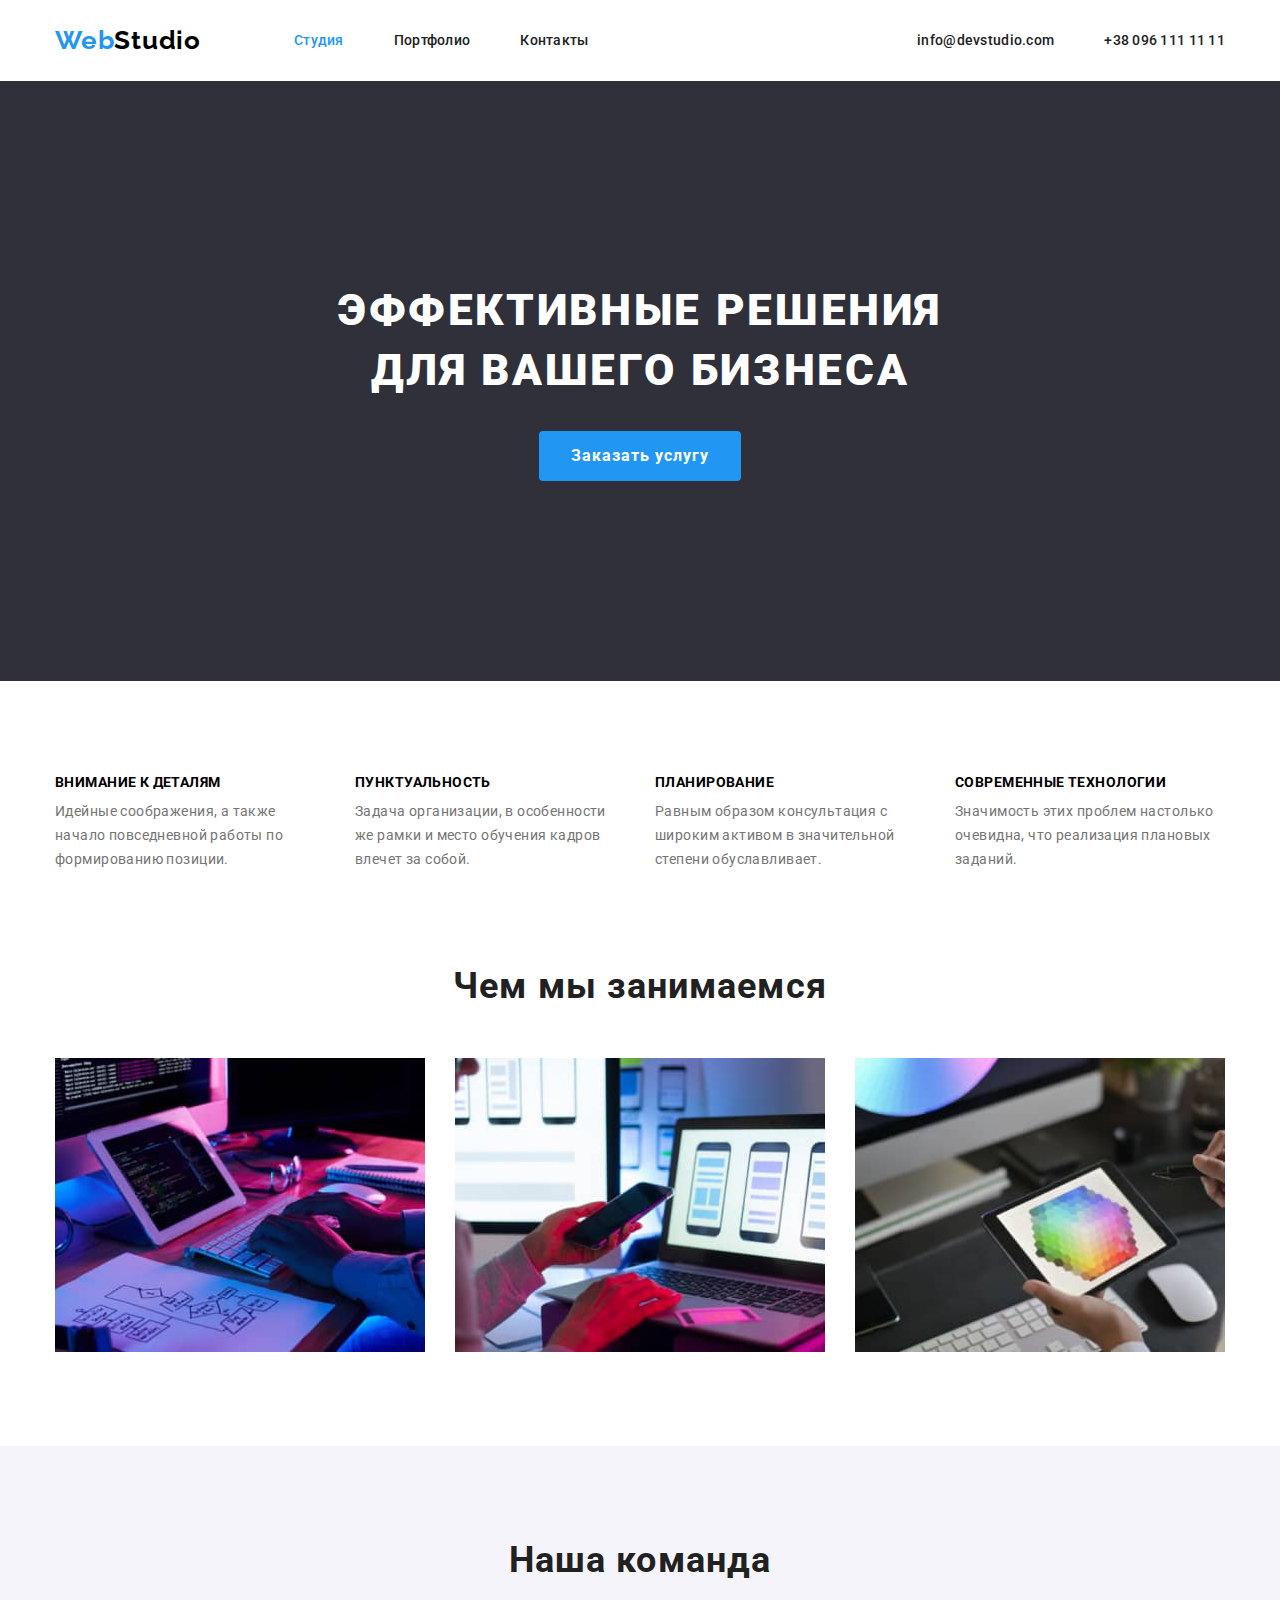
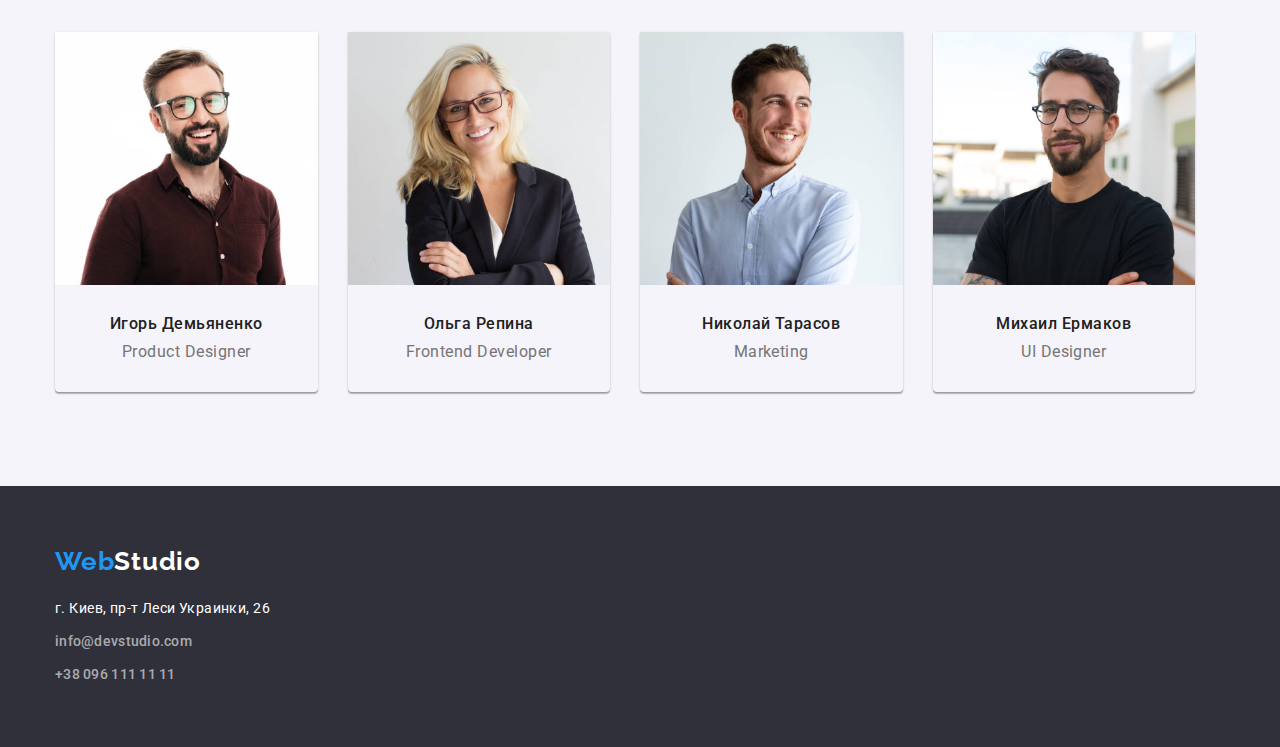
<file: index.html>
<!DOCTYPE html>
<html lang="ru">
  <head>
    <meta charset="UTF-8" />
    <meta http-equiv="X-UA-Compatible" content="IE=edge" />
    <meta name="viewport" content="width=device-width, initial-scale=1.0" />
    <link rel="preconnect" href="https://fonts.googleapis.com" />
    <link rel="preconnect" href="https://fonts.gstatic.com" crossorigin />
    <link
      href="https://fonts.googleapis.com/css2?family=Raleway:wght@700&family=Roboto:wght@400;500;700;900&display=swap"
      rel="stylesheet"
    />
    <title>Главная</title>
    <link
      rel="stylesheet"
      href="https://cdnjs.cloudflare.com/ajax/libs/modern-normalize/1.0.0/modern-normalize.min.css"
    />
    <link rel="stylesheet" href="./css/styles.css" />
  </head>
  <body class="body">
    <header class="header">
      <div class="container header_container">
        <a class="logo" lang="en" href="./index.html"
          ><span class="blue_logo">Web</span>Studio</a
        >

        <nav>
          <!-- Навигация -->
          <ul class="site_nav list">
            <li class="header_item">
              <a href="./index.html" class="link current">Студия</a>
            </li>
            <li class="header_item">
              <a href="./portfolio.html" class="link">Портфолио</a>
            </li>
            <li class="header_item"><a href="" class="link">Контакты</a></li>
          </ul>
        </nav>
        <div class="header_contacts">
          <ul class="site_nav list">
            <li class="header_mail">
              <a href="mailto:info@devstudio.com" class="link"
                >info@devstudio.com</a
              >
            </li>
            <li>
              <a href="tel:+380961111111" class="link">+38 096 111 11 11</a>
            </li>
          </ul>
        </div>
      </div>
    </header>
    <main>
      <!-- Герой  -->

      <section class="hero">
        <div class="container hero_container">
          <h1 class="hero_header">Эффективные решения для вашего бизнеса</h1>
          <button type="button" class="button">Заказать услугу</button>
        </div>
      </section>

      <!-- Особенности  -->

      <section class="features">
        <div class="container">
          <h2 class="visually-hidden">Наши преимущества</h2>
          <ul class="list feautures_list">
            <li class="feautures_item">
              <h3 class="header3 features_header">Внимание к деталям</h3>
              <p class="features_desc">
                Идейные соображения, а также начало повседневной работы по
                формированию позиции.
              </p>
            </li>
            <li class="feautures_item">
              <h3 class="header3 features_header">Пунктуальность</h3>
              <p class="features_desc">
                Задача организации, в особенности же рамки и место обучения
                кадров влечет за собой.
              </p>
            </li>
            <li class="feautures_item">
              <h3 class="header3 features_header">Планирование</h3>
              <p class="features_desc">
                Равным образом консультация с широким активом в значительной
                степени обуславливает.
              </p>
            </li>
            <li class="feautures_item">
              <h3 class="header3 features_header">Современные технологии</h3>
              <p class="features_desc">
                Значимость этих проблем настолько очевидна, что реализация
                плановых заданий.
              </p>
            </li>
          </ul>
        </div>
      </section>

      <!-- Услуги  -->

      <section class="services">
        <div class="container">
          <h2 class="header2">Чем мы занимаемся</h2>
          <ul class="list services_list">
            <li class="services_item">
              <img
                src="./images/service01.jpg"
                alt="Услуга 1"
                width="370"
                height="294"
              />
            </li>
            <li class="services_item">
              <img
                src="./images/service02.jpg"
                alt="Услуга 2"
                width="370"
                height="294"
              />
            </li>
            <li class="services_item">
              <img
                src="./images/service03.jpg"
                alt="Услуга 3"
                width="370"
                height="294"
              />
            </li>
          </ul>
        </div>
      </section>

      <!-- Команда  -->

      <section class="team">
        <div class="container team_section">
          <h2 class="header2">Наша команда</h2>
          <ul class="list team_list">
            <li class="team_list_item">
              <img
                src="./images/teamate01.jpg"
                alt="Teamate 1"
                width="270"
                height="260"
              />
              <div class="team_text">
                <h3 class="team_header">Игорь Демьяненко</h3>
                <p class="team_position">Product Designer</p>
              </div>
            </li>
            <li class="team_list_item">
              <img
                src="./images/teamate02.jpg"
                alt="Teamate 2"
                width="270"
                height="260"
              />
              <div class="team_text">
                <h3 class="team_header">Ольга Репина</h3>
                <p class="team_position">Frontend Developer</p>
              </div>
            </li>
            <li class="team_list_item">
              <img
                src="./images/teamate03.jpg"
                alt="Teamate 3"
                width="270"
                height="260"
              />
              <div class="team_text">
                <h3 class="team_header">Николай Тарасов</h3>
                <p class="team_position">Marketing</p>
              </div>
            </li>
            <li class="team_list_item">
              <img
                src="./images/teamate04.jpg"
                alt="Teamate 4"
                width="270"
                height="260"
              />
              <div class="team_text">
                <h3 class="team_header">Михаил Ермаков</h3>
                <p class="team_position">UI Designer</p>
              </div>
            </li>
          </ul>
        </div>
      </section>
    </main>

    <footer class="site_footer">
      <div class="container">
        <a class="logo" lang="en" href="./index.html"
          ><span class="blue_logo">Web</span>Studio</a
        >
        <address>
          <p class="address">г. Киев, пр-т Леси Украинки, 26</p>
        </address>
        <ul class="site_nav list footer_contacts">
          <li class="footer_contacts_item">
            <a href="mailto:info@devstudio.com" class="link"
              >info@devstudio.com</a
            >
          </li>
          <li>
            <a href="tel:+380961111111" class="link">+38 096 111 11 11</a>
          </li>
        </ul>
      </div>
    </footer>
  </body>
</html>
</file>
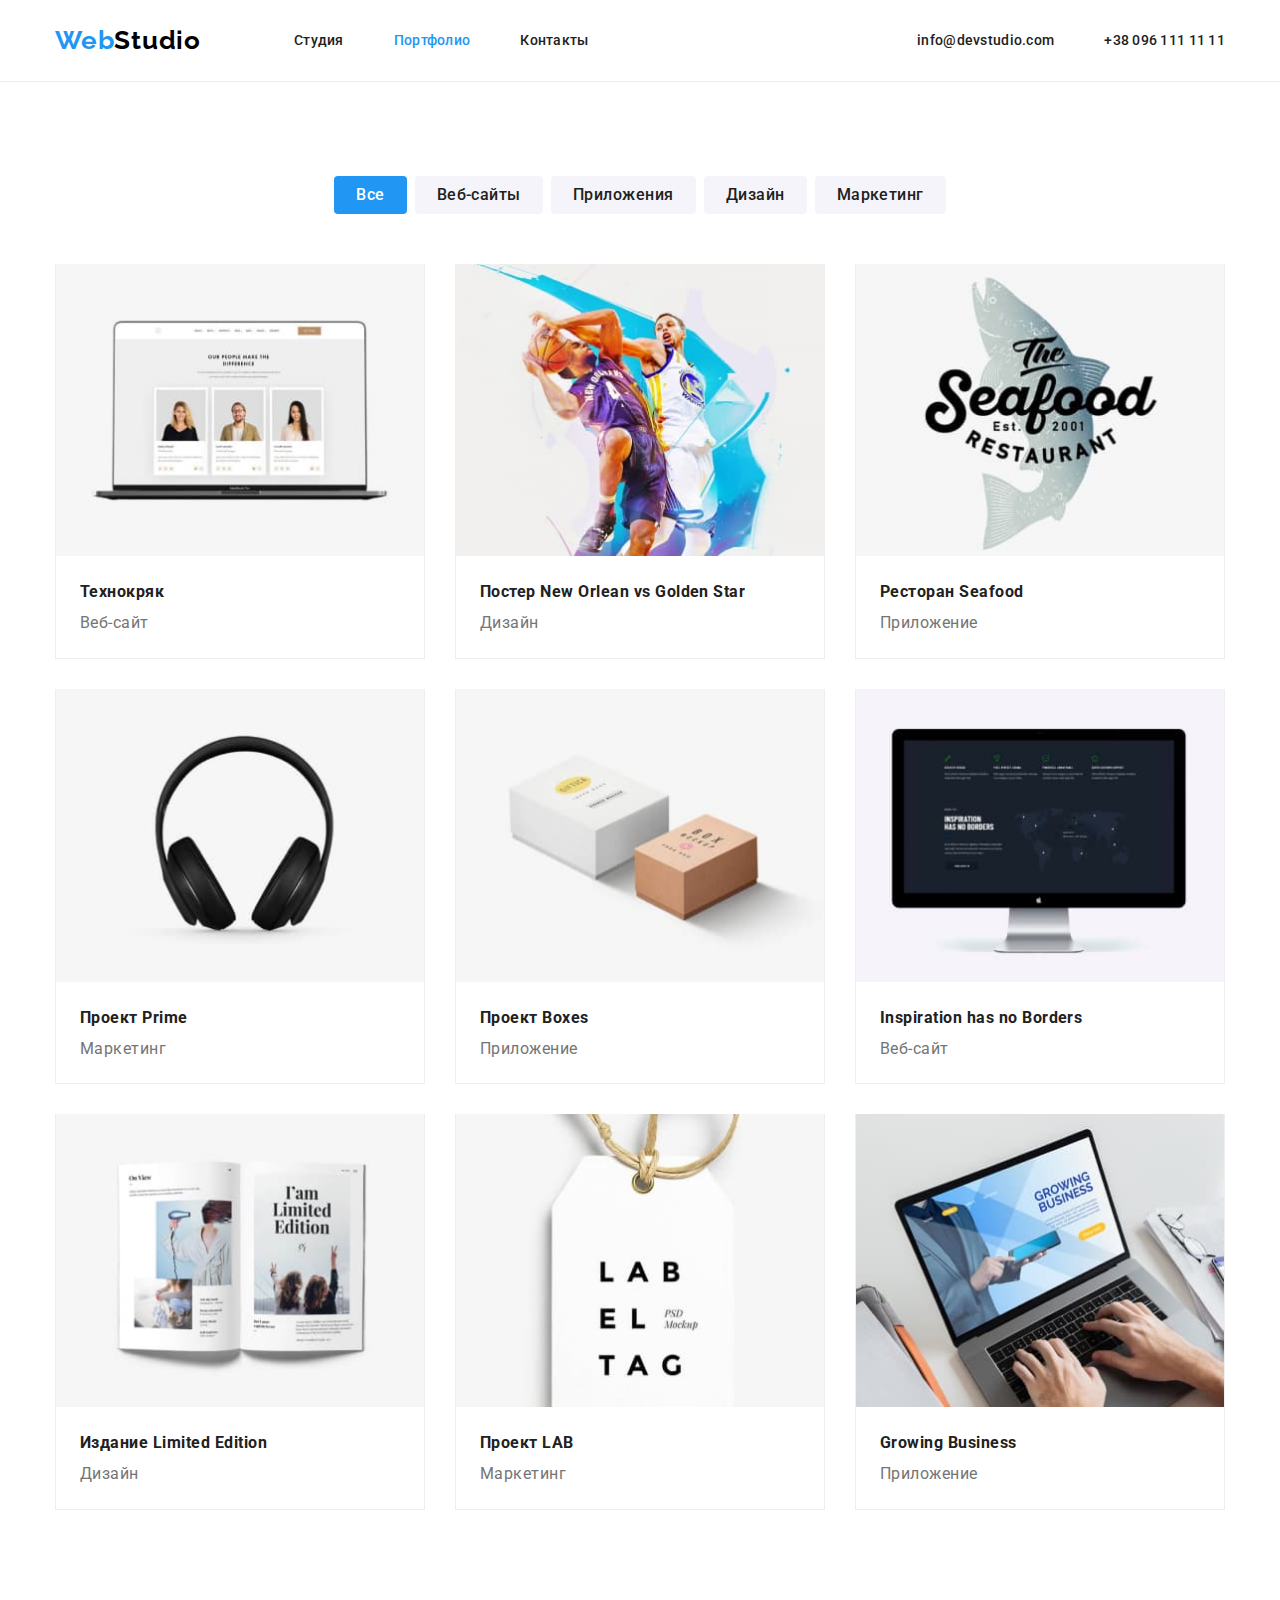
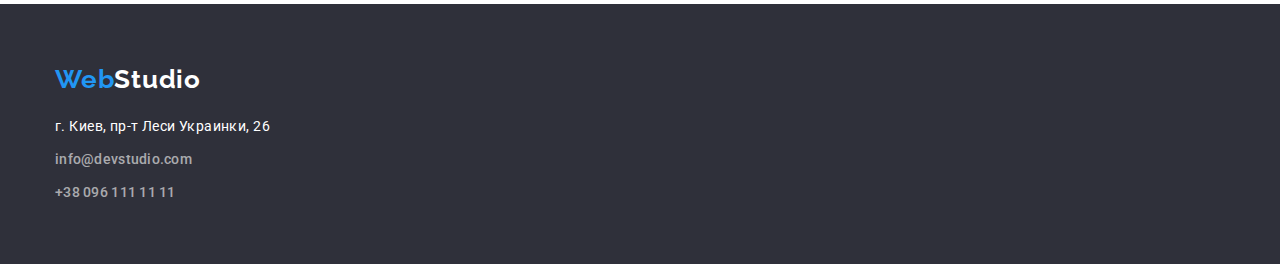
<file: portfolio.html>
<!DOCTYPE html>
<html lang="ru">
  <head>
    <meta charset="UTF-8" />
    <meta http-equiv="X-UA-Compatible" content="IE=edge" />
    <meta name="viewport" content="width=device-width, initial-scale=1.0" />
    <link rel="preconnect" href="https://fonts.googleapis.com" />
    <link rel="preconnect" href="https://fonts.gstatic.com" crossorigin />
    <link
      href="https://fonts.googleapis.com/css2?family=Raleway:wght@700&family=Roboto:wght@400;500;700;900&display=swap"
      rel="stylesheet"
    />
    <title>Портфолио</title>
    <link
      rel="stylesheet"
      href="https://cdnjs.cloudflare.com/ajax/libs/modern-normalize/1.0.0/modern-normalize.min.css"
    />
    <link rel="stylesheet" href="./css/styles.css" />
  </head>
  <body class="body">
    <header class="header header_border">
      <div class="container header_container">
        <a class="logo" lang="en" href="./index.html"
          ><span class="blue_logo">Web</span>Studio</a
        >

        <nav>
          <!-- Навигация -->
          <ul class="site_nav list">
            <li class="header_item">
              <a href="./index.html" class="link">Студия</a>
            </li>
            <li class="header_item">
              <a href="./portfolio.html" class="link current">Портфолио</a>
            </li>
            <li class="header_item"><a href="" class="link">Контакты</a></li>
          </ul>
        </nav>
        <div class="header_contacts">
          <ul class="site_nav list">
            <li class="header_mail">
              <a href="mailto:info@devstudio.com" class="link"
                >info@devstudio.com</a
              >
            </li>
            <li>
              <a href="tel:+380961111111" class="link">+38 096 111 11 11</a>
            </li>
          </ul>
        </div>
      </div>
    </header>
    <main>
      <!-- Работы -->
      <section class="portfolio">
        <div class="container">
          <ul class="list port_buttons">
            <li class="port_buttons_item">
              <button type="button" class="port_button current">Все</button>
            </li>
            <li class="port_buttons_item">
              <button type="button" class="port_button">Веб-сайты</button>
            </li>
            <li class="port_buttons_item">
              <button type="button" class="port_button">Приложения</button>
            </li>
            <li class="port_buttons_item">
              <button type="button" class="port_button">Дизайн</button>
            </li>
            <li class="port_buttons_item">
              <button type="button" class="port_button">Маркетинг</button>
            </li>
          </ul>

          <ul class="list gal_list">
            <li class="gal_list_item">
              <img
                src="./images/gal01.jpg"
                width="370"
                height="294"
                alt="Технокряк"
              />
              <div class="gal_list_text">
                <h3 class="gal_header">Технокряк</h3>
                <p class="gal_sub_header">Веб-сайт</p>
              </div>
            </li>

            <li class="gal_list_item">
              <img
                src="./images/gal02.jpg"
                width="370"
                height="294"
                alt="Постер New Orlean vs Golden Star"
              />
              <div class="gal_list_text">
                <h3 class="gal_header">Постер New Orlean vs Golden Star</h3>
                <p class="gal_sub_header">Дизайн</p>
              </div>
            </li>

            <li class="gal_list_item">
              <img
                src="./images/gal03.jpg"
                width="370"
                height="294"
                alt="Ресторан Seafood"
              />
              <div class="gal_list_text">
                <h3 class="gal_header">Ресторан Seafood</h3>
                <p class="gal_sub_header">Приложение</p>
              </div>
            </li>

            <li class="gal_list_item">
              <img
                src="./images/gal04.jpg"
                width="370"
                height="294"
                alt="Проект Prime"
              />
              <div class="gal_list_text">
                <h3 class="gal_header">Проект Prime</h3>
                <p class="gal_sub_header">Маркетинг</p>
              </div>
            </li>

            <li class="gal_list_item">
              <img
                src="./images/gal05.jpg"
                width="370"
                height="294"
                alt="Проект Boxes"
              />
              <div class="gal_list_text">
                <h3 class="gal_header">Проект Boxes</h3>
                <p class="gal_sub_header">Приложение</p>
              </div>
            </li>

            <li class="gal_list_item">
              <img
                src="./images/gal06.jpg"
                width="370"
                height="294"
                alt="Inspiration has no Borders"
              />
              <div class="gal_list_text">
                <h3 class="gal_header">Inspiration has no Borders</h3>
                <p class="gal_sub_header">Веб-сайт</p>
              </div>
            </li>

            <li class="gal_list_item">
              <img
                src="./images/gal07.jpg"
                width="370"
                height="294"
                alt="Издание Limited Edition"
              />
              <div class="gal_list_text">
                <h3 class="gal_header">Издание Limited Edition</h3>
                <p class="gal_sub_header">Дизайн</p>
              </div>
            </li>

            <li class="gal_list_item">
              <img
                src="./images/gal08.jpg"
                width="370"
                height="294"
                alt="Проект LAB"
              />
              <div class="gal_list_text">
                <h3 class="gal_header">Проект LAB</h3>
                <p class="gal_sub_header">Маркетинг</p>
              </div>
            </li>

            <li class="gal_list_item">
              <img
                src="./images/gal09.jpg"
                width="370"
                height="294"
                alt="Growing Business"
              />
              <div class="gal_list_text">
                <h3 class="gal_header">Growing Business</h3>
                <p class="gal_sub_header">Приложение</p>
              </div>
            </li>
          </ul>
        </div>
      </section>
    </main>

    <footer class="site_footer">
      <div class="container">
        <a class="logo" lang="en" href="./index.html"
          ><span class="blue_logo">Web</span>Studio</a
        >
        <address>
          <p class="address">г. Киев, пр-т Леси Украинки, 26</p>
        </address>
        <ul class="site_nav list footer_contacts">
          <li class="footer_contacts_item">
            <a href="mailto:info@devstudio.com" class="link"
              >info@devstudio.com</a
            >
          </li>
          <li>
            <a href="tel:+380961111111" class="link">+38 096 111 11 11</a>
          </li>
        </ul>
      </div>
    </footer>
  </body>
</html>
</file>
<file: css/styles.css>
:root {
  --white: #fff;
  --black: #000;
  --grey: #757575;
  --blue: #2196f3;
  --dark_bg: #2f303a;
  --dark_text: #212121;
  --button_grey: #f5f4fa;
}

p,
h1,
h2,
h3 {
  margin: 0;
}

ul {
  margin: 0;
  padding-left: 0;
}

img {
  display: block;
  max-width: 100%;
  height: auto;
}

/* common */

.body {
  color: var(--grey);
  font-family: roboto;
  font-size: 14px;
  font-weight: 400;
}

.list {
  list-style: none;
}

.visually-hidden {
  position: absolute;
  width: 1px;
  height: 1px;
  margin: -1px;
  padding: 0;
  overflow: hidden;
  border: 0;
  clip: rect(0 0 0 0);
}

.container {
  margin: 0 auto;
  padding-left: 15px;
  padding-right: 15px;
  width: 1200px;
  box-sizing: border-box;
}

/* header */

.logo {
  color: var(--black);
  font-family: raleway;
  font-size: 26px;
  font-weight: 700;
  text-decoration: none;
  font-style: normal;
  line-height: 1.19;
  letter-spacing: 0.03em;
  margin-right: 93px;
}

.blue_logo {
  color: var(--blue);
}

.header {
  display: flex;
}

.header_border {
  border-bottom: 1px solid #ececec;
}

.header_container {
  padding-top: 25px;
  padding-bottom: 25px;
  display: flex;
  align-items: center;
  padding-left: 15px;
  padding-right: 15px;
}

.header_item:not(:last-child) {
  margin-right: 50px;
}

.header_contacts {
  margin-left: auto;
}

.header_mail {
  margin-right: 50px;
}

.site_nav {
  font-style: normal;
  font-weight: 500;
  font-size: 14px;
  line-height: 1.71;
  letter-spacing: 0.02em;
  display: flex;
}

.site_nav .link {
  color: var(--dark_text);
  text-decoration: none;
}

.site_nav .link:hover,
.site_nav .link:focus {
  color: var(--blue);
}

.site_nav .link.current {
  color: var(--blue);
}

.hero_header {
  text-transform: uppercase;
  font-family: Roboto;
  font-style: normal;
  font-weight: 900;
  font-size: 44px;
  line-height: 1.36;
  letter-spacing: 0.06em;
  margin-bottom: 30px;
}

.header2 {
  color: var(--dark_text);
  font-style: normal;
  font-weight: 700;
  font-size: 36px;
  line-height: 1.16;
  text-align: center;
  letter-spacing: 0.03em;
  margin-bottom: 50px;
}

/* hero section */

.hero {
  background-color: var(--dark_bg);
  color: var(--white);
  padding-top: 200px;
  padding-bottom: 200px;
  text-align: center;
}

.hero_container {
  margin: 0 auto;
  max-width: 696px;
}

.button {
  padding: 10px 32px;
  font-style: normal;
  font-size: 16px;
  line-height: 1.87;
  text-align: center;
  letter-spacing: 0.06em;
  color: var(--white);
  background-color: var(--blue);
  font-weight: 700;
  cursor: pointer;
  border-radius: 4px;
  border-width: 0;
}

/* features section*/

.features {
  padding-top: 94px;
  min-width: 1170px;
  text-align: left;
  margin: 0 auto;
}

.features_header {
  margin-bottom: 10px;
}

.feautures_list {
  display: flex;
  margin-left: -30px;
}

.feautures_item {
  flex-basis: calc(100% / 4 * 30px);
  margin-left: 30px;
}

.header3 {
  color: var(--black);
  font-weight: 700;
  text-transform: uppercase;
  font-style: normal;
  font-size: 14px;
  line-height: 1.14;
  letter-spacing: 0.03em;
}

.features_desc {
  font-style: normal;
  font-weight: normal;
  font-size: 14px;
  line-height: 1.71;
  letter-spacing: 0.03em;
  max-width: 270px;
}

/* services */

.services {
  padding-top: 94px;
  padding-bottom: 94px;
}

.services_list {
  display: flex;
}

.services_item:not(:last-child) {
  margin-right: 30px;
}

/* team section */

.team {
  color: var(--grey);
  background-color: #f5f4fa;
  font-size: 16px;
  padding-top: 94px;
  padding-bottom: 94px;
}

/* .team_section {
} */

.team_list {
  display: flex;
}

.team_list_item {
  margin-right: 30px;
  width: calc((100% - 120px) / 4);
  box-shadow: 0px 1px 3px rgba(0, 0, 0, 0.12), 0px 1px 1px rgba(0, 0, 0, 0.14),
    0px 2px 1px rgba(0, 0, 0, 0.2);
  border-radius: 0px 0px 4px 4px;
}

.team_header {
  color: var(--dark_text);
  text-transform: none;
  font-style: normal;
  font-weight: 500;
  font-size: 16px;
  line-height: 1.18;
  text-align: center;
  letter-spacing: 0.03em;
  margin-bottom: 10px;
}

.team_position {
  color: var(--grey);
  font-style: normal;
  font-weight: 400;
  font-size: 16px;
  line-height: 1.18;
  text-align: center;
  letter-spacing: 0.03em;
}

.team .header3 {
  color: var(--dark_text);
  text-transform: none;
  font-size: 16px;
}

.team_text {
  padding: 30px;
}

/* footer section */

.site_footer {
  display: block;
  background-color: var(--dark_bg);
  color: var(--white);
  padding-top: 60px;
  padding-bottom: 60px;
}

.footer_contacts {
  display: block;
}

.footer_contacts_item {
  margin-bottom: 9px;
}

.site_footer .logo {
  color: var(--white);
}

.site_footer .link {
  color: rgba(255, 255, 255, 0.6);
  text-decoration: none;
}

.address {
  margin-top: 20px;
  margin-bottom: 9px;
  font-style: normal;
  font-weight: 400;
  font-size: 14px;
  line-height: 1.71;
  letter-spacing: 0.03em;
}

/* portfolio page */

.portfolio {
  padding-top: 94px;
  padding-bottom: 94px;
}

.port_buttons {
  display: flex;
  justify-content: center;
  margin-bottom: 50px;
}

.port_buttons_item:not(:last-child) {
  margin-right: 8px;
}

.port_button {
  color: var(--dark_text);
  background-color: var(--button_grey);
  font-family: Roboto;
  font-style: normal;
  font-weight: 500;
  font-size: 16px;
  line-height: 1.62;
  text-align: center;
  letter-spacing: 0.03em;
  cursor: pointer;
  border: 0px;
  border-radius: 4px;
  padding: 6px 22px 6px 22px;
}

.port_button.current {
  color: var(--white);
  background-color: var(--blue);
}

.gal_list {
  display: flex;
  flex-wrap: wrap;
  margin-left: -30px;
  margin-bottom: -30px;
}

.gal_list_item {
  box-sizing: border-box;
  margin-left: 30px;
  margin-bottom: 30px;
  flex-basis: calc((100% - 90px) / 3);
  border-left: 1px solid #eeeeee;
  border-right: 1px solid #eeeeee;
  border-bottom: 1px solid #eeeeee;
}

.gal_list_text {
  padding: 20px 24px;
}

.gal_header {
  font-style: normal;
  font-weight: 700;
  font-size: 16px;
  line-height: 2;
  letter-spacing: 0.03em;
  color: var(--dark_text);
}

.gal_sub_header {
  font-style: normal;
  font-weight: 400;
  font-size: 16px;
  line-height: 1.87;
  letter-spacing: 0.03em;
  color: var(--grey);
}
</file>
